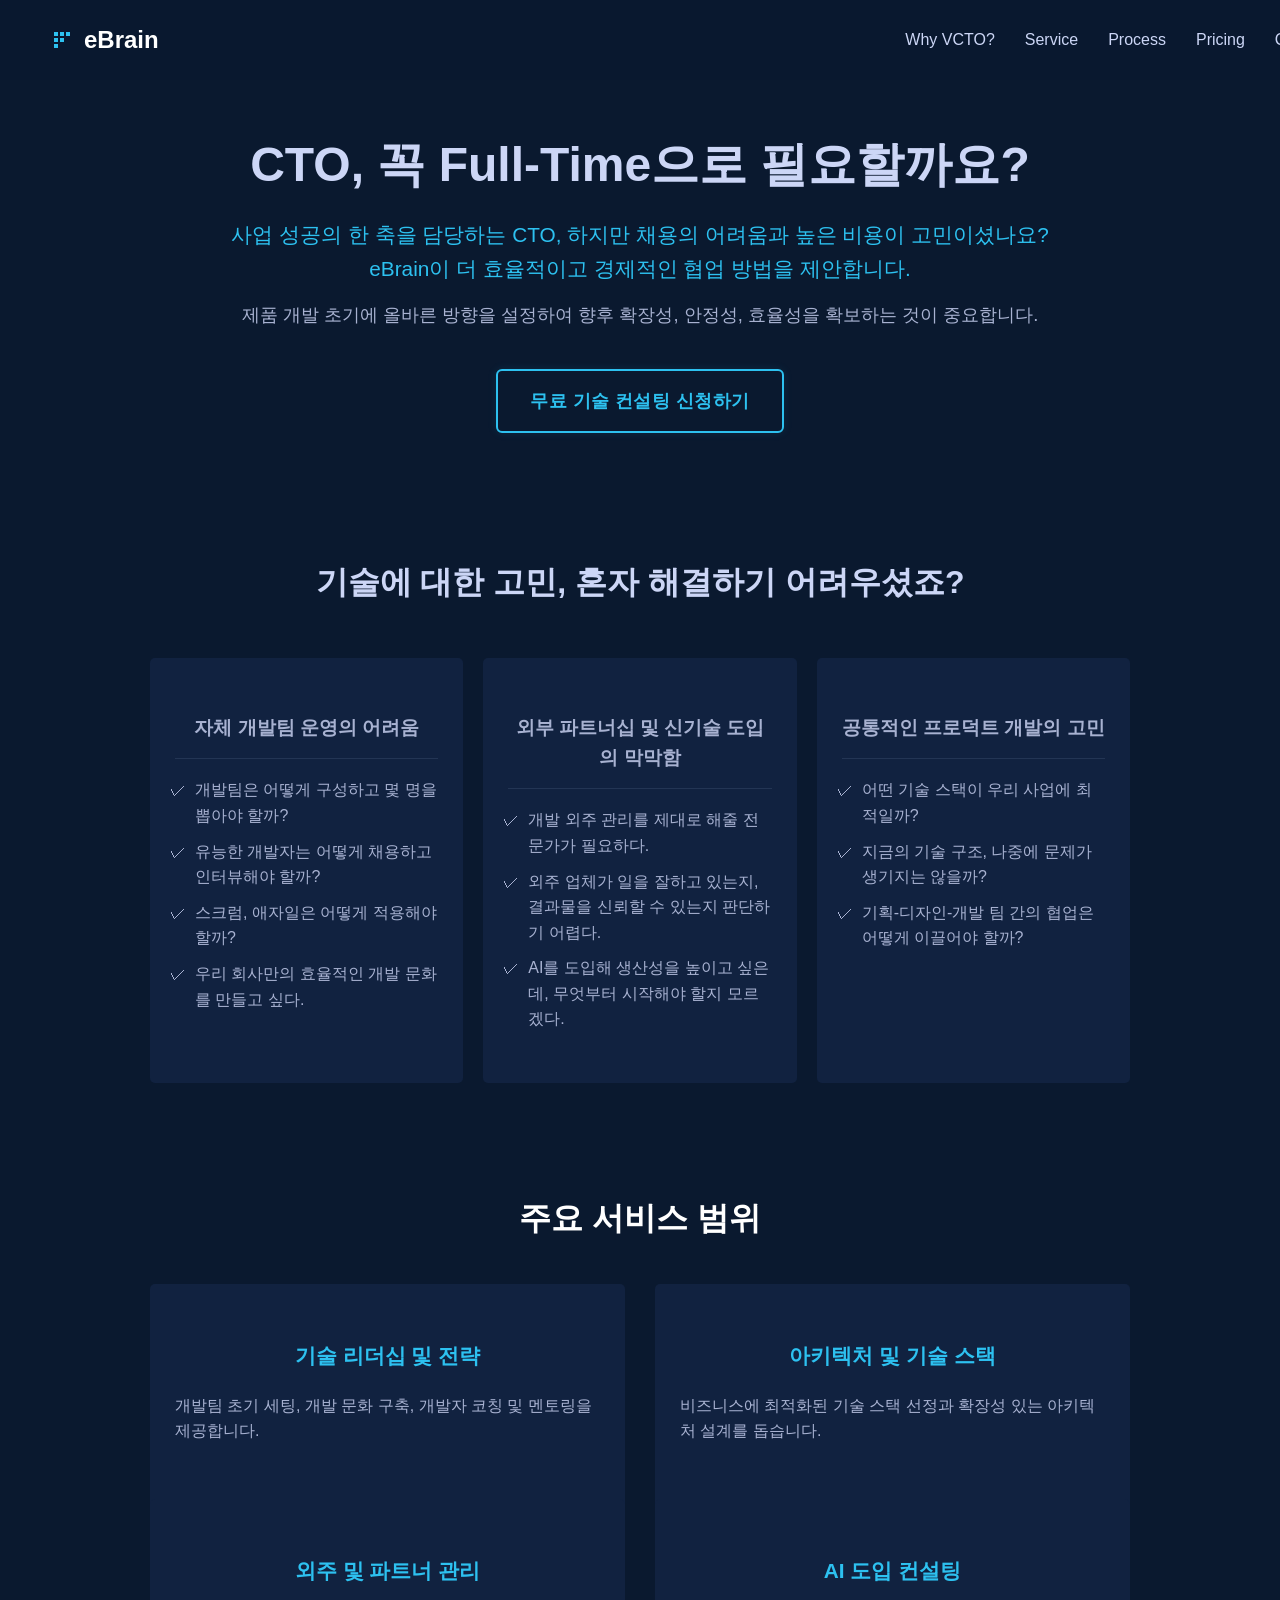
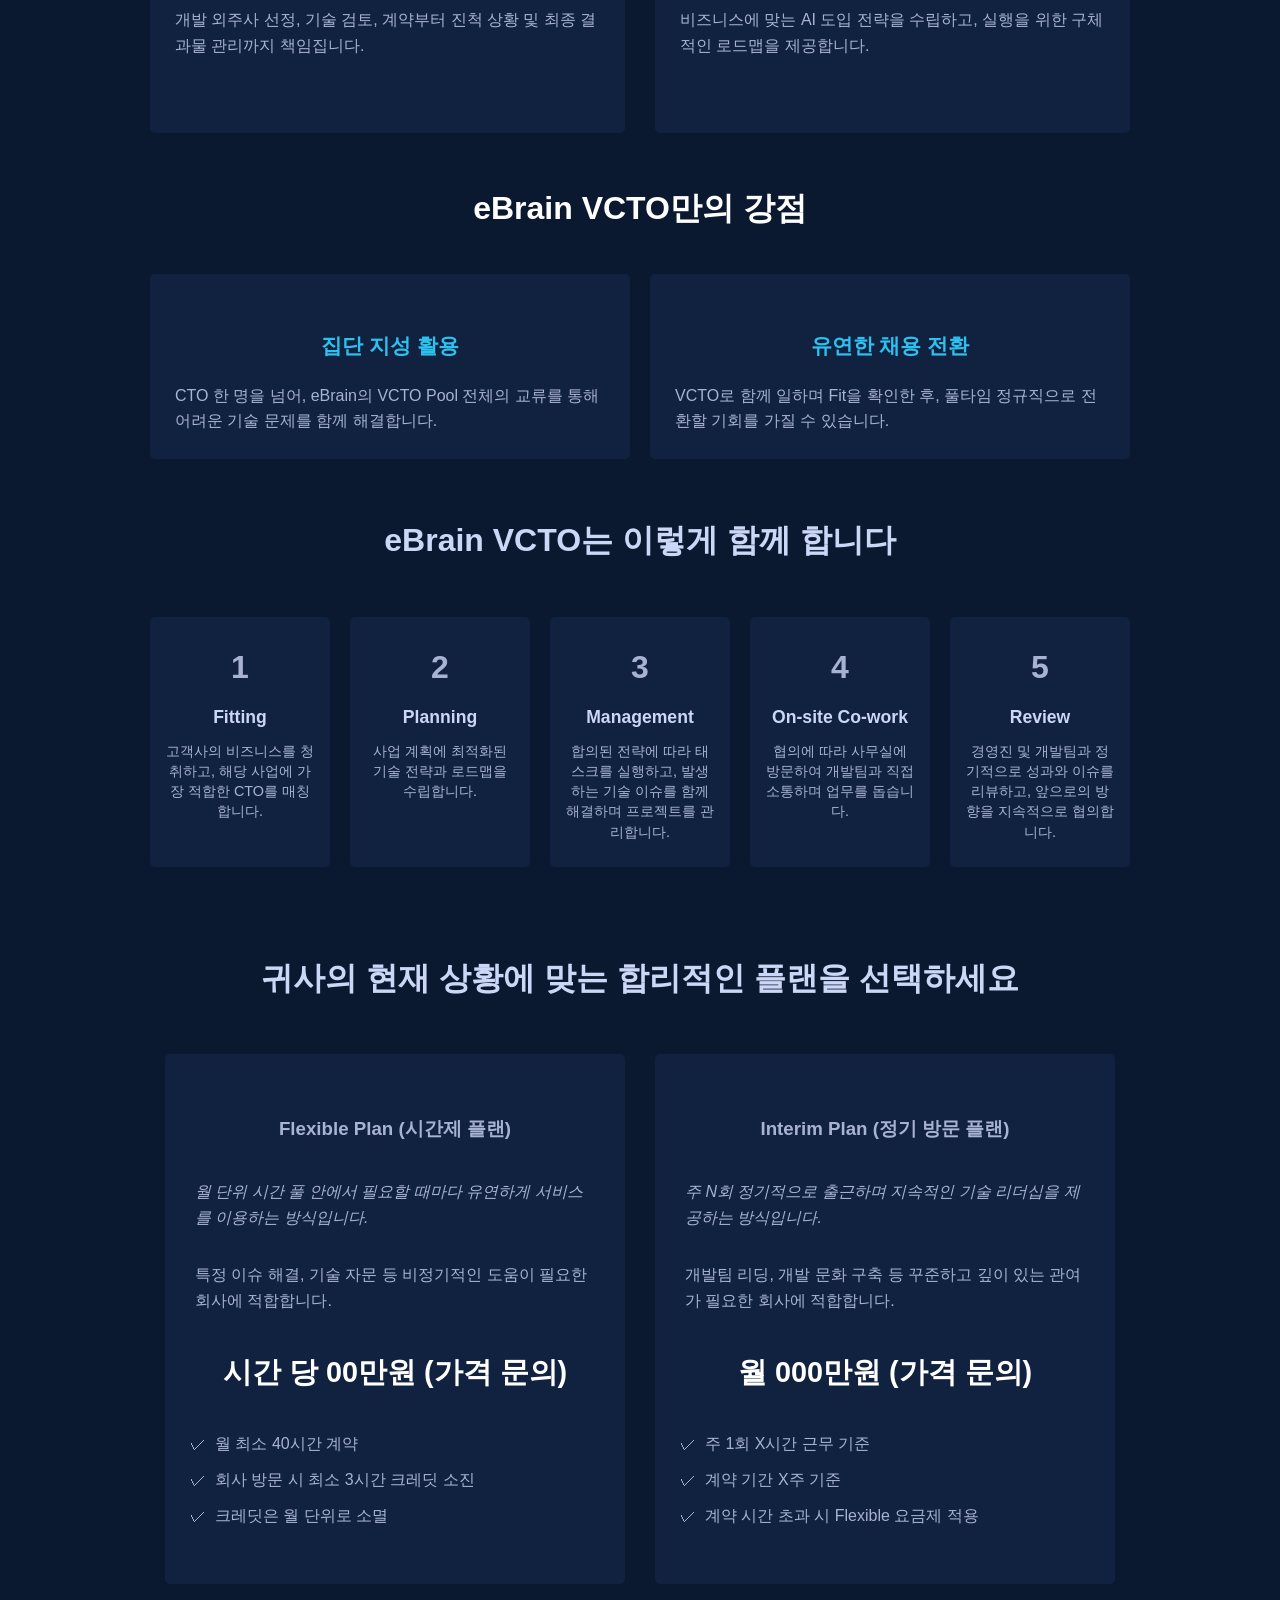
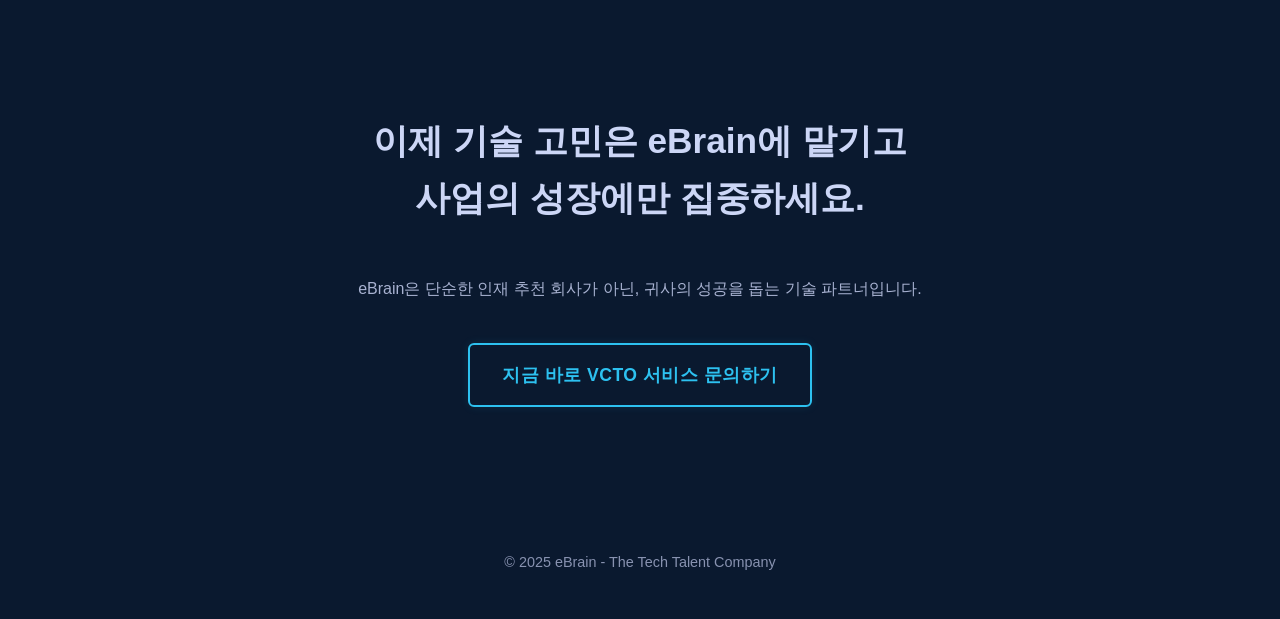
<file: vcto/index.html>
<!DOCTYPE html>
<html lang="ko">
<head>
    <meta charset="UTF-8">
    <meta name="viewport" content="width=device-width, initial-scale=1.0">
    <title>eBrain Virtual CTO Service</title>
    <link rel="stylesheet" href="style.css">
    <link rel="preconnect" href="https://fonts.googleapis.com">
    <link rel="preconnect" href="https://fonts.gstatic.com" crossorigin>
    <link href="https://fonts.googleapis.com/css2?family=Noto+Sans+KR:wght@400;500;700&display=swap" rel="stylesheet">
</head>
<body>

    <header class="header">
        <nav class="nav">
            <a href="#" class="logo">
                <svg width="24" height="24" viewBox="0 0 24 24" fill="none" xmlns="http://www.w3.org/2000/svg"><path d="M4 4H8V8H4V4Z" fill="#2dc1f0"></path><path d="M4 10H8V14H4V10Z" fill="#2dc1f0"></path><path d="M4 16H8V20H4V16Z" fill="#2dc1f0"></path><path d="M10 4H14V8H10V4Z" fill="#2dc1f0"></path><path d="M10 10H14V14H10V10Z" fill="#2dc1f0"></path><path d="M16 4H20V8H16V4Z" fill="#2dc1f0"></path></svg>
                <span>eBrain</span>
            </a>
            <ul class="nav-links">
                <li><a href="#why-vcto">Why VCTO?</a></li>
                <li><a href="#service">Service</a></li>
                <li><a href="#process">Process</a></li>
                <li><a href="#pricing">Pricing</a></li>
                <li><a href="#contact">Contact</a></li>
            </ul>
        </nav>
    </header>

    <main>
        <section id="hero" class="hero">
            <h1>CTO, 꼭 Full-Time으로 필요할까요?</h1>
            <p class="subtitle">사업 성공의 한 축을 담당하는 CTO, 하지만 채용의 어려움과 높은 비용이 고민이셨나요? <br> eBrain이 더 효율적이고 경제적인 협업 방법을 제안합니다.</p>
            <p>제품 개발 초기에 올바른 방향을 설정하여 향후 확장성, 안정성, 효율성을 확보하는 것이 중요합니다.</p>
            <a href="#contact" class="cta-button">무료 기술 컨설팅 신청하기</a>
        </section>

        <section id="why-vcto" class="content-section">
            <h2>기술에 대한 고민, 혼자 해결하기 어려우셨죠?</h2>
            <div class="problem-categories">
                <div class="category">
                    <h3>자체 개발팀 운영의 어려움</h3>
                    <ul>
                        <li>개발팀은 어떻게 구성하고 몇 명을 뽑아야 할까?</li>
                        <li>유능한 개발자는 어떻게 채용하고 인터뷰해야 할까?</li>
                        <li>스크럼, 애자일은 어떻게 적용해야 할까?</li>
                        <li>우리 회사만의 효율적인 개발 문화를 만들고 싶다.</li>
                    </ul>
                </div>
                <div class="category">
                    <h3>외부 파트너십 및 신기술 도입의 막막함</h3>
                    <ul>
                        <li>개발 외주 관리를 제대로 해줄 전문가가 필요하다.</li>
                        <li>외주 업체가 일을 잘하고 있는지, 결과물을 신뢰할 수 있는지 판단하기 어렵다.</li>
                        <li>AI를 도입해 생산성을 높이고 싶은데, 무엇부터 시작해야 할지 모르겠다.</li>
                    </ul>
                </div>
                <div class="category">
                    <h3>공통적인 프로덕트 개발의 고민</h3>
                    <ul>
                        <li>어떤 기술 스택이 우리 사업에 최적일까?</li>
                        <li>지금의 기술 구조, 나중에 문제가 생기지는 않을까?</li>
                        <li>기획-디자인-개발 팀 간의 협업은 어떻게 이끌어야 할까?</li>
                    </ul>
                </div>
            </div>
        </section>

        <section id="service" class="content-section">
            <h2 class="section-title">주요 서비스 범위</h2>
            <div class="service-grid">
                <div class="service-card">
                    <h3>기술 리더십 및 전략</h3>
                    <p>개발팀 초기 세팅, 개발 문화 구축, 개발자 코칭 및 멘토링을 제공합니다.</p>
                </div>
                <div class="service-card">
                    <h3>아키텍처 및 기술 스택</h3>
                    <p>비즈니스에 최적화된 기술 스택 선정과 확장성 있는 아키텍처 설계를 돕습니다.</p>
                </div>
                <div class="service-card">
                    <h3>외주 및 파트너 관리</h3>
                    <p>개발 외주사 선정, 기술 검토, 계약부터 진척 상황 및 최종 결과물 관리까지 책임집니다.</p>
                </div>
                <div class="service-card">
                    <h3>AI 도입 컨설팅</h3>
                    <p>비즈니스에 맞는 AI 도입 전략을 수립하고, 실행을 위한 구체적인 로드맵을 제공합니다.</p>
                </div>
            </div>

            <h2 class="section-title">eBrain VCTO만의 강점</h2>
            <div class="benefits-grid">
                <div class="benefit-card">
                    <h3>집단 지성 활용</h3>
                    <p>CTO 한 명을 넘어, eBrain의 VCTO Pool 전체의 교류를 통해 어려운 기술 문제를 함께 해결합니다.</p>
                </div>
                <div class="benefit-card">
                    <h3>유연한 채용 전환</h3>
                    <p>VCTO로 함께 일하며 Fit을 확인한 후, 풀타임 정규직으로 전환할 기회를 가질 수 있습니다.</p>
                </div>
            </div>
        </section>

        <section id="process" class="content-section">
            <h2>eBrain VCTO는 이렇게 함께 합니다</h2>
            <div class="process-steps">
                <div class="step"><span>1</span><h3>Fitting</h3><p>고객사의 비즈니스를 청취하고, 해당 사업에 가장 적합한 CTO를 매칭합니다.</p></div>
                <div class="step"><span>2</span><h3>Planning</h3><p>사업 계획에 최적화된 기술 전략과 로드맵을 수립합니다.</p></div>
                <div class="step"><span>3</span><h3>Management</h3><p>합의된 전략에 따라 태스크를 실행하고, 발생하는 기술 이슈를 함께 해결하며 프로젝트를 관리합니다.</p></div>
                <div class="step"><span>4</span><h3>On-site Co-work</h3><p>협의에 따라 사무실에 방문하여 개발팀과 직접 소통하며 업무를 돕습니다.</p></div>
                <div class="step"><span>5</span><h3>Review</h3><p>경영진 및 개발팀과 정기적으로 성과와 이슈를 리뷰하고, 앞으로의 방향을 지속적으로 협의합니다.</p></div>
            </div>
        </section>

        <section id="pricing" class="content-section">
            <h2>귀사의 현재 상황에 맞는 합리적인 플랜을 선택하세요</h2>
            <div class="pricing-plans">
                <div class="plan">
                    <h3>Flexible Plan (시간제 플랜)</h3>
                    <p class="description">월 단위 시간 풀 안에서 필요할 때마다 유연하게 서비스를 이용하는 방식입니다.</p>
                    <p class="audience">특정 이슈 해결, 기술 자문 등 비정기적인 도움이 필요한 회사에 적합합니다.</p>
                    <div class="price">시간 당 00만원 (가격 문의)</div>
                    <ul>
                        <li>월 최소 40시간 계약</li>
                        <li>회사 방문 시 최소 3시간 크레딧 소진</li>
                        <li>크레딧은 월 단위로 소멸</li>
                    </ul>
                </div>
                <div class="plan">
                    <h3>Interim Plan (정기 방문 플랜)</h3>
                    <p class="description">주 N회 정기적으로 출근하며 지속적인 기술 리더십을 제공하는 방식입니다.</p>
                    <p class="audience">개발팀 리딩, 개발 문화 구축 등 꾸준하고 깊이 있는 관여가 필요한 회사에 적합합니다.</p>
                    <div class="price">월 000만원 (가격 문의)</div>
                    <ul>
                        <li>주 1회 X시간 근무 기준</li>
                        <li>계약 기간 X주 기준</li>
                        <li>계약 시간 초과 시 Flexible 요금제 적용</li>
                    </ul>
                </div>
            </div>
        </section>

        <section id="contact" class="cta-section">
            <h2>이제 기술 고민은 eBrain에 맡기고<br>사업의 성장에만 집중하세요.</h2>
            <p>eBrain은 단순한 인재 추천 회사가 아닌, 귀사의 성공을 돕는 기술 파트너입니다.</p>
            <a href="mailto:contact@ebrain.kr" class="cta-button">지금 바로 VCTO 서비스 문의하기</a>
        </section>
    </main>

    <footer class="footer">
        <p>&copy; 2025 eBrain - The Tech Talent Company</p>
    </footer>

</body>
</html>
</file>
<file: vcto/style.css>
/* --- 기본 스타일 및 변수 설정 --- */
:root {
    --dark-navy: #0A192F;
    --light-navy: #112240;
    --lightest-navy: #233554;
    --slate: #8892B0;
    --light-slate: #A8B2D1;
    --lightest-slate: #CCD6F6;
    --white: #FFFFFF;
    --light-blue: #2dc1f0;
    --font-sans: 'Noto Sans KR', sans-serif;
}

body {
    background-color: var(--dark-navy);
    color: var(--light-slate);
    font-family: -apple-system, sans-serif; /* 이렇게 수정합니다. */
    margin: 0;
    padding: 0;
    line-height: 1.6;
    font-size: 16px;
}

/* --- 기본 레이아웃 --- */
main {
    padding: 60px 150px 0; /* 상단 여백 더 줄임 */
}

@media (max-width: 1080px) {
    main { padding: 50px 100px 0; }
}
@media (max-width: 768px) {
    main { padding: 30px 25px 0; }
}

.content-section {
    padding-top: 30px; /* 섹션 간격 줄임 */
    max-width: 1000px;
    margin: 0 auto;
}

h1, h2, h3, h4 {
    color: var(--lightest-slate);
    font-weight: 700;
}

h2 {
    font-size: 2rem;
    text-align: center;
    margin-bottom: 50px;
}


/* --- 헤더 및 네비게이션 --- */
.header {
    background-color: rgba(10, 25, 47, 0.85);
    backdrop-filter: blur(10px);
    padding: 0 50px;
    position: fixed;
    width: 100%;
    top: 0;
    z-index: 100;
}

.nav {
    display: flex;
    justify-content: space-between;
    align-items: center;
    max-width: 1300px;
    margin: 0 auto;
    height: 80px;
}

.logo {
    display: flex;
    align-items: center;
    text-decoration: none;
    color: var(--white);
    font-weight: 700;
    font-size: 1.5rem;
}

.logo svg { margin-right: 10px; }

.nav-links {
    list-style: none;
    display: flex;
    gap: 30px;
}

.nav-links a {
    color: var(--lightest-slate);
    text-decoration: none;
    transition: color 0.3s ease;
}
.nav-links a:hover { color: var(--mint); }

/* --- 히어로 섹션 --- */
.hero {
    min-height: 40vh;
    max-width: 1000px;
    margin: 0 auto;
    display: flex;
    flex-direction: column;
    justify-content: center;
    padding: 40px 0;
    text-align: center; /* 전체 히어로 섹션 중앙 정렬 */
}

.hero h1 { 
    font-size: 3rem;
    margin: 0 0 15px 0;
}

.hero .subtitle {
    font-size: 1.3rem;
    color: var(--light-blue);
    font-weight: 500;
    margin: 0 0 15px 0;
}

.hero p {
    margin: 0 0 15px 0;
    font-size: 1.15rem;
    line-height: 1.6;
    color: var(--light-slate);
}

/* --- CTA 버튼 스타일 --- */
.cta-button {
    display: inline-block;
    background-color: transparent;
    border: 2px solid var(--light-blue);
    color: var(--light-blue);
    padding: 1rem 2rem;
    border-radius: 6px;
    text-decoration: none;
    font-size: 1.1rem;
    font-weight: 600;
    margin: 25px auto 0; /* 상하 마진 25px, 좌우 auto로 중앙 정렬 */
    transition: all 0.3s ease;
    letter-spacing: 0.5px;
    box-shadow: 0 0 10px rgba(45, 193, 240, 0.1);
}

.cta-button:hover {
    background-color: rgba(45, 193, 240, 0.1);
    box-shadow: 0 0 20px rgba(45, 193, 240, 0.2);
    transform: translateY(-2px);
}

/* --- Why VCTO (문제점) 섹션 --- */
.problem-categories {
    display: grid;
    grid-template-columns: repeat(auto-fit, minmax(300px, 1fr));
    gap: 20px;
    margin-top: 30px; /* 여백 조정 */
}
.category {
    background-color: var(--light-navy);
    padding: 25px;
    border-radius: 5px;
}
.category h3 {
    color: var(--mint);
    margin-top: 0;
    border-bottom: 1px solid var(--lightest-navy);
    padding-bottom: 15px;
}
.category ul {
    list-style-type: '✓  ';
    padding-left: 20px;
}
.category ul li { padding-bottom: 10px; }


/* --- 서비스 섹션 --- */
.service-intro {
    text-align: center; max-width: 800px; margin: 0 auto 30px; /* 여백 줄임 */
}
/* --- 섹션 제목 --- */
.section-title {
    font-size: 2rem;
    color: var(--white);
    text-align: center;
    margin: 80px 0 40px 0;
    font-weight: 700;
}

/* --- 서비스 그리드 --- */
.service-grid {
    display: grid;
    grid-template-columns: repeat(2, 1fr);
    gap: 30px;
    margin-bottom: 100px; /* 다음 섹션과의 간격 증가 */
}

.service-card {
    background-color: var(--light-navy);
    padding: 30px;
    border-radius: 8px;
    height: 100%;
}

.service-card h3 {
    color: var(--light-blue);
    margin: 0 0 20px 0;
    font-size: 1.3rem;
}

.service-card p {
    margin: 0;
    line-height: 1.6;
    color: var(--light-slate);
}

/* 모바일 반응형 처리 */
@media (max-width: 768px) {
    .service-grid {
        grid-template-columns: 1fr; /* 모바일에서는 1열로 변경 */
    }
}

/* --- 강점 섹션 --- */
.benefits-grid {
    display: grid;
    grid-template-columns: repeat(2, 1fr);
    gap: 30px;
}

.benefit-card {
    background-color: var(--light-navy);
    padding: 30px;
    border-radius: 8px;
}

.benefit-card h3 {
    color: var(--light-blue);
    margin: 0 0 20px 0;
    font-size: 1.3rem;
}

.benefit-card p {
    margin: 0;
    line-height: 1.6;
    color: var(--light-slate);
}

.benefits-grid {
    display: grid;
    grid-template-columns: repeat(auto-fit, minmax(250px, 1fr));
    gap: 20px;
    margin-top: 20px;
}
.content-section h3 { margin-top: 30px; text-align: center; }
.service-card, .benefit-card {
    background-color: var(--light-navy);
    padding: 25px;
    border-radius: 5px;
}
.service-card h4 { color: var(--lightest-slate); margin-top: 0; }
.benefit-card h4 { color: var(--mint); }


/* --- 프로세스 섹션 --- */
.process-steps {
    display: flex;
    justify-content: space-between;
    gap: 20px;
    margin: 30px 0; /* 여백 줄임 */
    flex-wrap: nowrap; /* 강제로 한 줄에 표시 */
}

.step {
    background-color: var(--light-navy);
    padding: 25px 15px;
    border-radius: 5px;
    text-align: center;
    flex: 1;
    min-width: 0; /* flex-basis 오버플로우 방지 */
}

.step span {
    display: block;
    font-size: 2rem;
    font-weight: 700;
    color: var(--mint);
    margin-bottom: 10px;
}

.step h3 {
    margin: 10px 0;
    font-size: 1.1rem;
}

.step p {
    font-size: 0.9rem;
    margin: 0;
    line-height: 1.4;
}

/* 모바일 반응형 처리 */
@media (max-width: 1024px) {
    .process-steps {
        flex-wrap: wrap;
        justify-content: center;
    }
    
    .step {
        flex: 1 1 calc(33.333% - 20px); /* 3개씩 표시 */
        min-width: 200px;
    }
}

@media (max-width: 768px) {
    .step {
        flex: 1 1 calc(50% - 20px); /* 2개씩 표시 */
    }
}

@media (max-width: 480px) {
    .step {
        flex: 1 1 100%; /* 1개씩 표시 */
    }
}

/* --- 가격 섹션 --- */
.pricing-plans {
    display: flex;
    justify-content: center;
    gap: 30px;
    flex-wrap: wrap;
}
.plan {
    background-color: var(--light-navy);
    padding: 30px;
    border-radius: 5px;
    flex: 1;
    min-width: 300px;
    max-width: 400px;
    display: flex;
    flex-direction: column;
}
.plan h3 { color: var(--mint); text-align: center; }
.plan .description { font-style: italic; }
.plan .audience { color: var(--light-slate); font-weight: 500; }
.plan .price {
    font-size: 1.8rem;
    font-weight: 700;
    color: var(--white);
    text-align: center;
    margin: 20px 0;
}
.plan ul { list-style-type: '✓  '; padding-left: 20px; }
.plan ul li { margin-bottom: 10px; }


/* --- 마지막 CTA 및 푸터 --- */
.cta-section {
    padding: 100px 0;
    text-align: center;
}
.cta-section h2 { font-size: 2.2rem; }
.footer {
    text-align: center;
    padding: 30px;
    font-size: 0.9rem;
    color: var(--slate);
}
</file>
